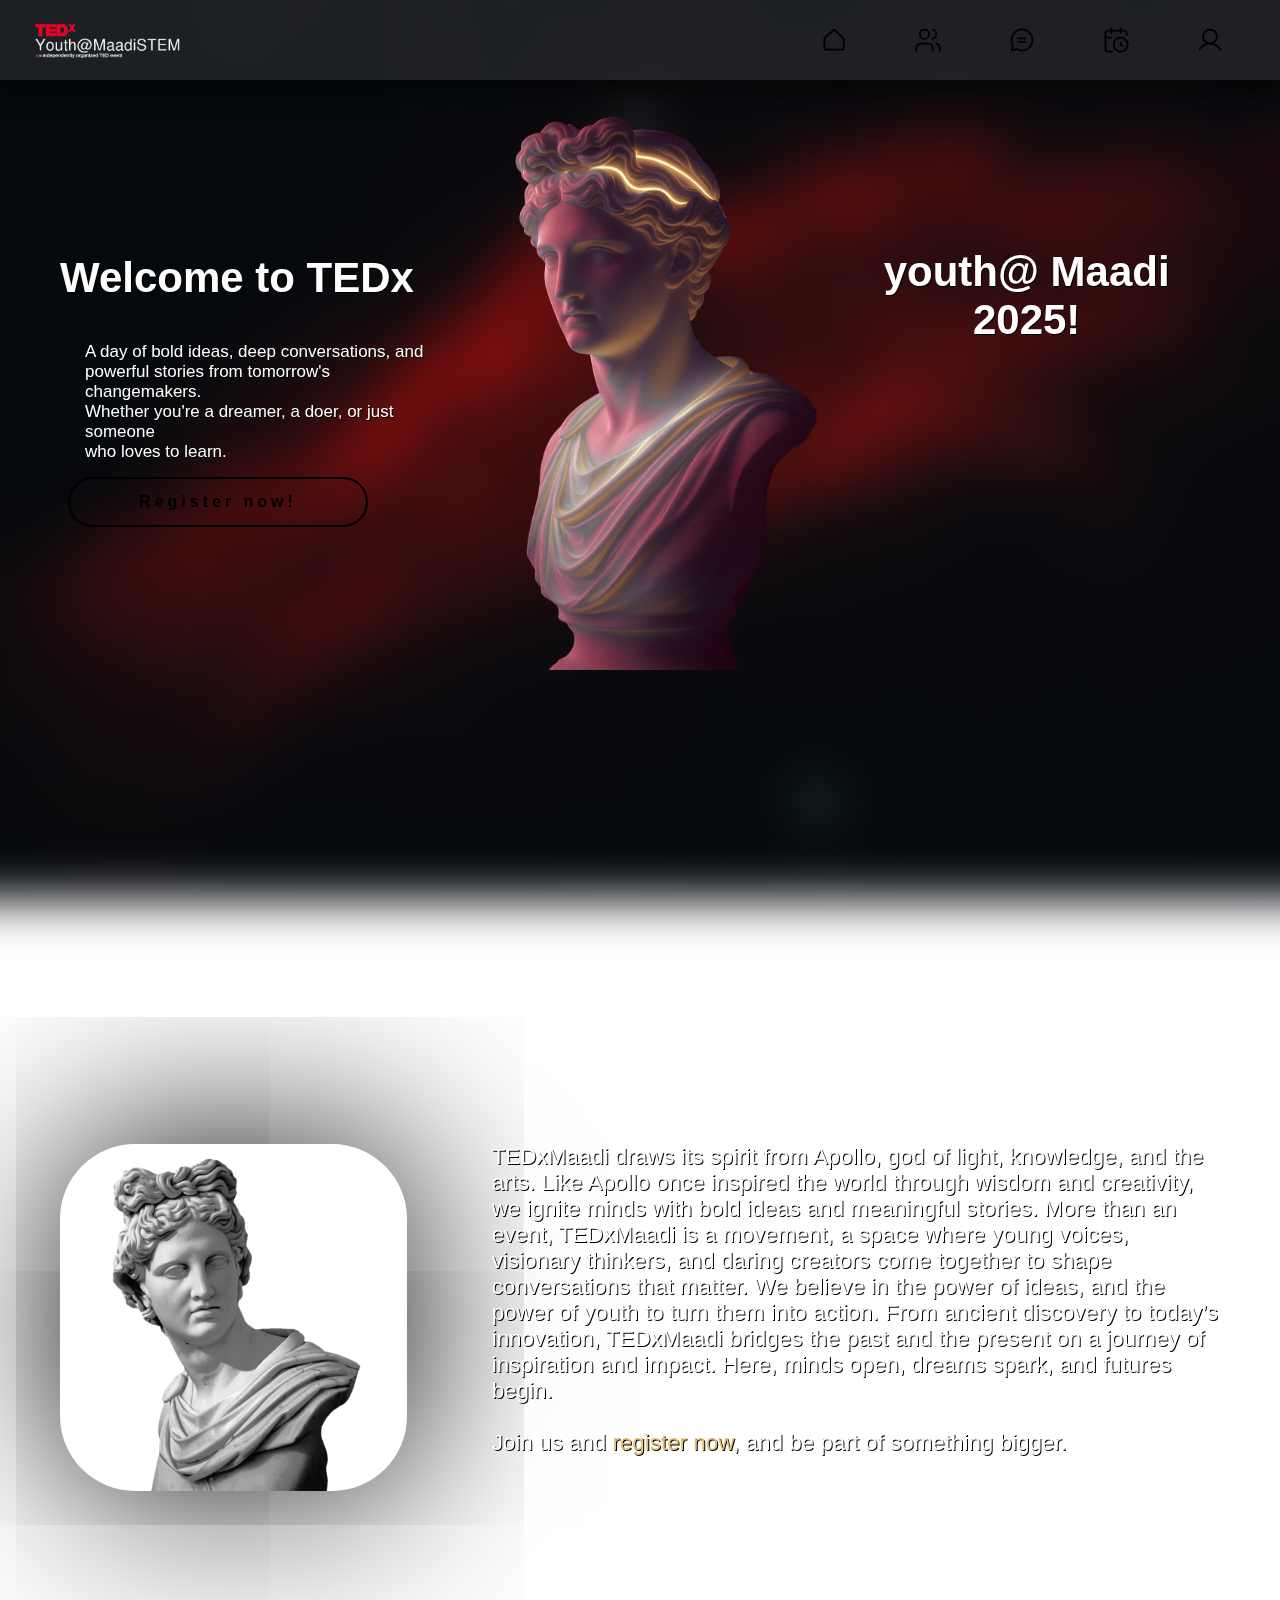
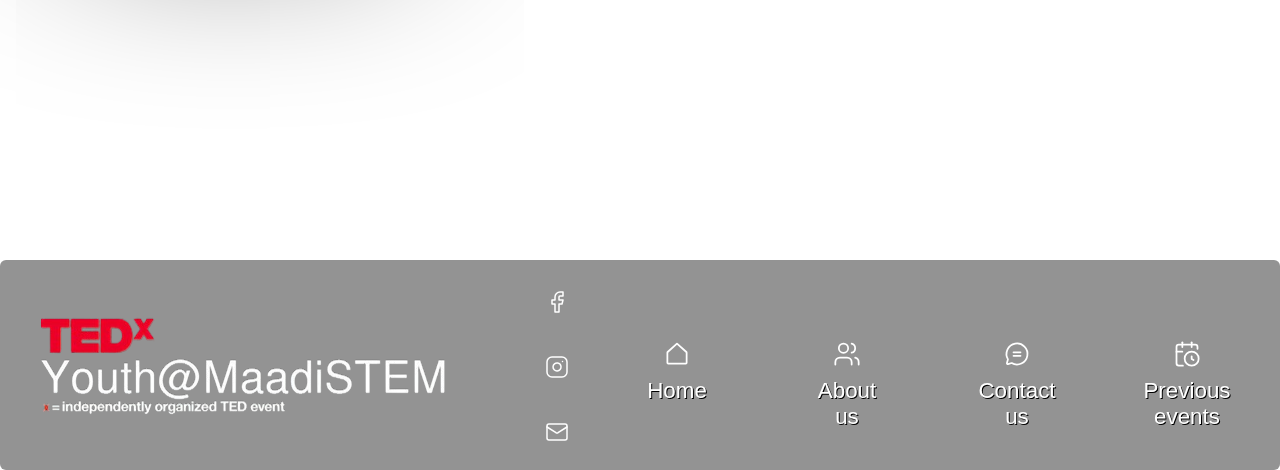
<file: index.html>
<!DOCTYPE html>
<html lang="en">
<head>
    <meta charset="UTF-8">
    <meta name="viewport" content="width=device-width, initial-scale=1.0">
    <link rel="website icon" type="png" href="images/TEDx pic.png">
    <meta name="keywords" content="TEDxMaadi, TEDxYouth, TEDx" />
    <title>TEDx Maadi</title>
    <link rel="stylesheet" href="Style.css">
</head>
<body>
    <nav class="navbar">
        <div class="navbar-container">
            <a href="index.html" class="navbar-logo">
                <img src="images/TEDx-pic12.png" width="150" height="auto-fill">
            </a>
            <button class="navbar-toggle">
                <span class="bar"></span>
                <span class="bar"></span>
                <span class="bar"></span>
            </button>
            <ul class="navbar-menu">
        <a href="index.html" class="link">
            <span class="link-icon">
            <svg
                xmlns="http://www.w3.org/2000/svg"
                width="192"
                height="192"
                fill="currentColor"
                viewBox="0 0 256 256"
            >
                <rect width="256" height="256" fill="none"></rect>
                <path
                d="M213.3815,109.61945,133.376,36.88436a8,8,0,0,0-10.76339.00036l-79.9945,72.73477A8,8,0,0,0,40,115.53855V208a8,8,0,0,0,8,8H208a8,8,0,0,0,8-8V115.53887A8,8,0,0,0,213.3815,109.61945Z"
                fill="none"
                stroke="currentColor"
                stroke-linecap="round"
                stroke-linejoin="round"
                stroke-width="16"
                ></path>
            </svg>
            </span>
            <span class="link-title">Home</span>
        </a>
        <a href="about-us.html" class="link">
            <span class="link-icon">
                <svg xmlns="http://www.w3.org/2000/svg" width="24" height="24" viewBox="0 0 24 24" fill="none" stroke="currentColor" stroke-width="1.5" stroke-linecap="round" stroke-linejoin="round" class="lucide lucide-users-icon lucide-users">
                    <path d="M16 21v-2a4 4 0 0 0-4-4H6a4 4 0 0 0-4 4v2"/>
                    <path d="M16 3.128a4 4 0 0 1 0 7.744"/>
                    <path d="M22 21v-2a4 4 0 0 0-3-3.87"/>
                    <circle cx="9" cy="7" r="4"/>
                </svg>
            </span>
            <span class="link-title">About us</span>
        </a>
        <a href="contact-us.html" class="link">
            <span class="link-icon">
            <svg
                xmlns="http://www.w3.org/2000/svg"
                width="192"
                height="192"
                fill="currentColor"
                viewBox="0 0 256 256"
            >
                <rect width="256" height="256" fill="none"></rect>
                <path
                d="M45.42853,176.99811A95.95978,95.95978,0,1,1,79.00228,210.5717l.00023-.001L45.84594,220.044a8,8,0,0,1-9.89-9.89l9.47331-33.15657Z"
                fill="none"
                stroke="currentColor"
                stroke-linecap="round"
                stroke-linejoin="round"
                stroke-width="16"
                ></path>
                <line
                x1="96"
                y1="112"
                x2="160"
                y2="112"
                fill="none"
                stroke="currentColor"
                stroke-linecap="round"
                stroke-linejoin="round"
                stroke-width="16"
                ></line>
                <line
                x1="96"
                y1="144"
                x2="160"
                y2="144"
                fill="none"
                stroke="currentColor"
                stroke-linecap="round"
                stroke-linejoin="round"
                stroke-width="16"
                ></line>
            </svg>
            </span>
            <span class="link-title">Contact us</span>
        </a>

        <a href="previous-event.html" class="link">
            <span class="link-icon">
            <svg xmlns="http://www.w3.org/2000/svg" width="24" height="24" viewBox="0 0 24 24" fill="none" stroke="currentColor" stroke-width="1.5" stroke-linecap="round" stroke-linejoin="round" class="lucide lucide-calendar-clock-icon lucide-calendar-clock">
                <path d="M16 14v2.2l1.6 1"/>
                <path d="M16 2v4"/>
                <path d="M21 7.5V6a2 2 0 0 0-2-2H5a2 2 0 0 0-2 2v14a2 2 0 0 0 2 2h3.5"/>
                <path d="M3 10h5"/>
                <path d="M8 2v4"/>
                <circle cx="16" cy="16" r="6"/>
            </svg>
            </span>
            <span class="link-title">Previous events</span>
        </a>
        <a href="project.html" class="link">
            <span class="link-icon">
            <svg
                xmlns="http://www.w3.org/2000/svg"
                width="192"
                height="192"
                fill="currentColor"
                viewBox="0 0 256 256"
            >
                <rect width="256" height="256" fill="none"></rect>
                <circle
                cx="128"
                cy="96"
                r="64"
                fill="none"
                stroke="currentColor"
                stroke-miterlimit="10"
                stroke-width="16"
                ></circle>
                <path
                d="M30.989,215.99064a112.03731,112.03731,0,0,1,194.02311.002"
                fill="none"
                stroke="currentColor"
                stroke-linecap="round"
                stroke-linejoin="round"
                stroke-width="16"
                ></path>
            </svg>
            </span>
            <span class="link-title">Register</span>
        </a>
            </ul>
        </div>
    </nav>
    <div class="sub-body">
        <div class="grid-container basic-grid1">
            <section class="section hero-section" style="scroll-margin-top: 80px; height: 80vh;">
                <div class="grid-item header">
                    <div class="hero1">
                        <div class="autoblur">
                            <h1 class="heading hero2" style="text-align: left; font-weight: normal; margin-left: 0;"><b>Welcome to TEDx</b><b class="maadi">youth@ Maadi 2025!</b></h1>
                        </div>
                        <div class="autoblur">
                            <p class="p2 hero3"><p class="span1 p2"> A day of bold ideas, deep conversations, and</p><p class="span2 p2">powerful stories from tomorrow's changemakers.</p><p class="span3 p2">Whether you're a dreamer, a doer, or just someone</p> <p class="span4 p2">who loves to learn.</p></p>
                        </div>
                        <a href="project.html" class="autoblur">
                            <button type="Register" class="button type1 hero4">
                                <span class="btn-txt">Register now!</span>
                            </button>
                        </a>
                    </div>
                    <div class="hero1 autoblur hero5">
                        <img src="images/apollo1.png">
                    </div>
                    <div class="hero1 hero6">
                        <div class="autoblur">
                            <h1 class="heading maadi1" style="font-weight: normal;"><b>youth@ Maadi 2025!</b></h1>
                        </div>
                        <div style="margin: 197px 0;"></div>
                    </div>
                </div>
            </section>
            <section class="section" style="margin-top: 80px;">
                <div class="grid-item sidebar autoblur">
                    <img src="images/apollo.png">
                </div>
                <div class="grid-item main fadeinright">
                    <p>TEDxMaadi draws its spirit from Apollo, god of light, knowledge, and the arts.
                        Like Apollo once inspired the world through wisdom and creativity, we ignite minds with bold ideas and meaningful stories.

                        More than an event, TEDxMaadi is a movement, a space where young voices, visionary thinkers, and daring creators come together to shape conversations that matter.

                        We believe in the power of ideas, and the power of youth to turn them into action.
                        From ancient discovery to today’s innovation, TEDxMaadi bridges the past and the present on a journey of inspiration and impact.

                        Here, minds open, dreams spark, and futures begin.<br><br>
                        Join us and <a href="project.html" class="reg-link">register now</a>, and be part of something bigger.</p>
                </div>
            </section>
        </div>
        <section class="section" style="height: auto;">
        <div class="grid-item footer">
            <div class="navbar-container1">
                <a href="index.html" class="navbar-logo one">
                    <img src="images/TEDx-pic12.png" width="150" height="auto-fill">
                </a>
                <div class="contact responsive-grid">
                    <a href="https://www.facebook.com/share/17KH1aKbMk/?mibextid=wwXIfr" class="link1">
                        <span class="icon">
                            <svg xmlns="http://www.w3.org/2000/svg" width="24" height="24" viewBox="0 0 24 24" fill="none" stroke="currentColor" stroke-width="1.5" stroke-linecap="round" stroke-linejoin="round" class="lucide lucide-facebook-icon lucide-facebook">
                                <path d="M18 2h-3a5 5 0 0 0-5 5v3H7v4h3v8h4v-8h3l1-4h-4V7a1 1 0 0 1 1-1h3z"/>
                            </svg>
                        </span>
                    </a>
                    <a href="https://www.instagram.com/tedx.maadi?igsh=MWZkOWk4ajc0YmVicg==" class="link1">
                        <span class="icon">
                            <svg xmlns="http://www.w3.org/2000/svg" width="24" height="24" viewBox="0 0 24 24" fill="none" stroke="currentColor" stroke-width="1.5" stroke-linecap="round" stroke-linejoin="round" class="lucide lucide-instagram-icon lucide-instagram">
                                <rect width="20" height="20" x="2" y="2" rx="5" ry="5"/>
                                <path d="M16 11.37A4 4 0 1 1 12.63 8 4 4 0 0 1 16 11.37z"/>
                                <line x1="17.5" x2="17.51" y1="6.5" y2="6.5"/>
                            </svg>
                        </span>
                    </a>
                    <a href="tedx.maadistem@gmail.com" class="link1">
                        <span class="icon">
                            <svg xmlns="http://www.w3.org/2000/svg" width="24" height="24" viewBox="0 0 24 24" fill="none" stroke="currentColor" stroke-width="1.5" stroke-linecap="round" stroke-linejoin="round" class="lucide lucide-mail-icon lucide-mail">
                                <path d="m22 7-8.991 5.727a2 2 0 0 1-2.009 0L2 7"/>
                                <rect x="2" y="4" width="20" height="16" rx="2"/>
                            </svg>
                        </span>
                    </a>
                </div>
                <ul class="navbar-menu1">
            <a href="home.html" class="link2">
                <span class="link-title1">
                <svg
                    xmlns="http://www.w3.org/2000/svg"
                    width="192"
                    height="192"
                    fill="currentColor"
                    viewBox="0 0 256 256"
                >
                    <rect width="256" height="256" fill="none"></rect>
                    <path
                    d="M213.3815,109.61945,133.376,36.88436a8,8,0,0,0-10.76339.00036l-79.9945,72.73477A8,8,0,0,0,40,115.53855V208a8,8,0,0,0,8,8H208a8,8,0,0,0,8-8V115.53887A8,8,0,0,0,213.3815,109.61945Z"
                    fill="none"
                    stroke="currentColor"
                    stroke-linecap="round"
                    stroke-linejoin="round"
                    stroke-width="16"
                    ></path>
                </svg>
                </span>
                <span class="link-title1">Home</span>
            </a>
            <a href="about-us.html" class="link2">
                <span class="link-title1">
                    <svg xmlns="http://www.w3.org/2000/svg" width="24" height="24" viewBox="0 0 24 24" fill="none" stroke="currentColor" stroke-width="1.5" stroke-linecap="round" stroke-linejoin="round" class="lucide lucide-users-icon lucide-users">
                        <path d="M16 21v-2a4 4 0 0 0-4-4H6a4 4 0 0 0-4 4v2"/>
                        <path d="M16 3.128a4 4 0 0 1 0 7.744"/>
                        <path d="M22 21v-2a4 4 0 0 0-3-3.87"/>
                        <circle cx="9" cy="7" r="4"/>
                    </svg>
                </span>
                <span class="link-title1">About us</span>
            </a>
            <a href="contact-us.html" class="link2">
                <span class="link-title1">
                <svg
                    xmlns="http://www.w3.org/2000/svg"
                    width="192"
                    height="192"
                    fill="currentColor"
                    viewBox="0 0 256 256"
                >
                    <rect width="256" height="256" fill="none"></rect>
                    <path
                    d="M45.42853,176.99811A95.95978,95.95978,0,1,1,79.00228,210.5717l.00023-.001L45.84594,220.044a8,8,0,0,1-9.89-9.89l9.47331-33.15657Z"
                    fill="none"
                    stroke="currentColor"
                    stroke-linecap="round"
                    stroke-linejoin="round"
                    stroke-width="16"
                    ></path>
                    <line
                    x1="96"
                    y1="112"
                    x2="160"
                    y2="112"
                    fill="none"
                    stroke="currentColor"
                    stroke-linecap="round"
                    stroke-linejoin="round"
                    stroke-width="16"
                    ></line>
                    <line
                    x1="96"
                    y1="144"
                    x2="160"
                    y2="144"
                    fill="none"
                    stroke="currentColor"
                    stroke-linecap="round"
                    stroke-linejoin="round"
                    stroke-width="16"
                    ></line>
                </svg>
                </span>
                <span class="link-title1">Contact us</span>
            </a>
            
            <a href="previous-event.html" class="link2">
                <span class="link-title1">
                <svg xmlns="http://www.w3.org/2000/svg" width="24" height="24" viewBox="0 0 24 24" fill="none" stroke="currentColor" stroke-width="1.5" stroke-linecap="round" stroke-linejoin="round" class="lucide lucide-calendar-clock-icon lucide-calendar-clock">
                    <path d="M16 14v2.2l1.6 1"/>
                    <path d="M16 2v4"/>
                    <path d="M21 7.5V6a2 2 0 0 0-2-2H5a2 2 0 0 0-2 2v14a2 2 0 0 0 2 2h3.5"/>
                    <path d="M3 10h5"/>
                    <path d="M8 2v4"/>
                    <circle cx="16" cy="16" r="6"/>
                </svg>
                </span>
                <span class="link-title1">Previous events</span>
            </a>
                </ul>
            </div>
        </div>
        </section>
    </div>
    <script src="script.js"></script>
</body>
</html>
</file>
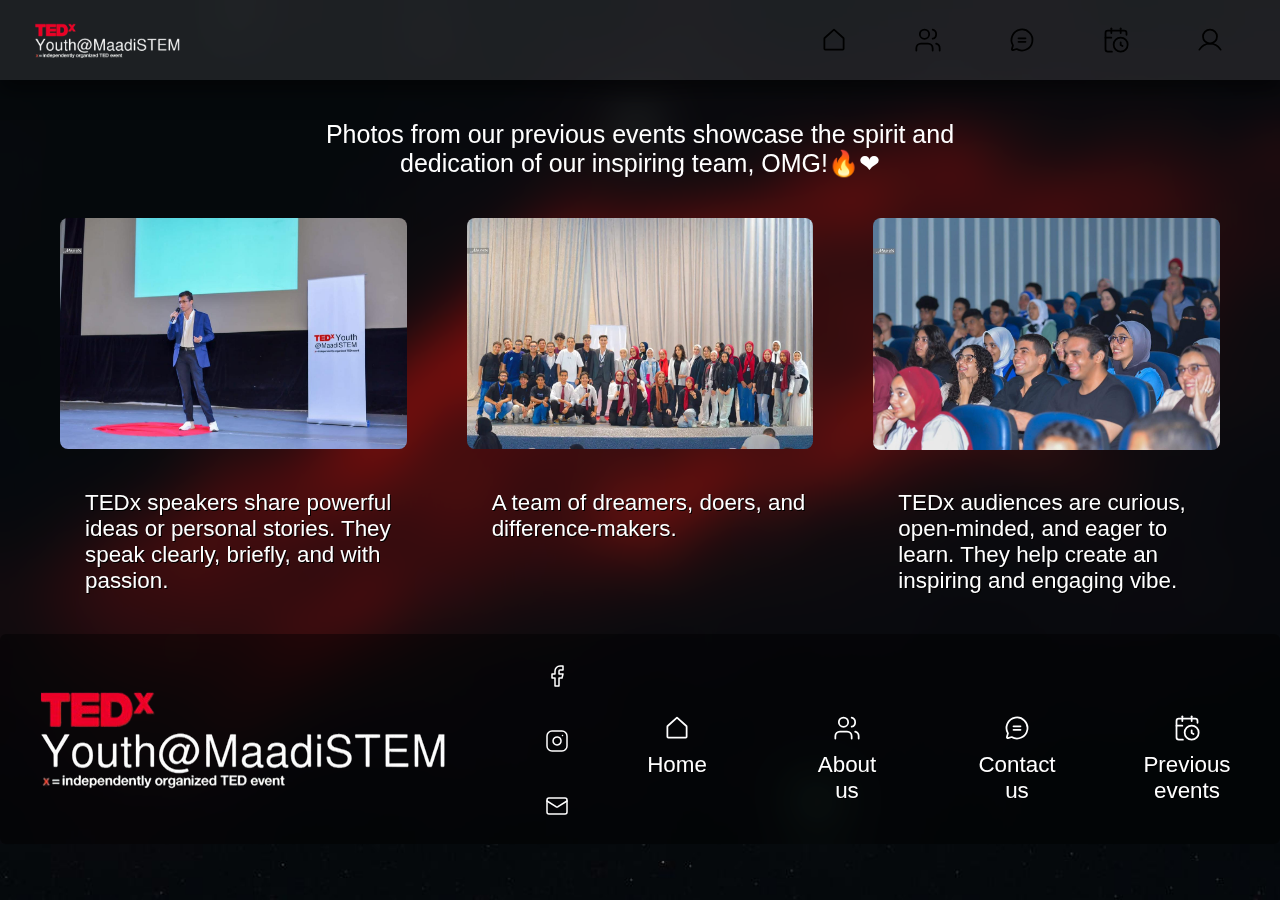
<file: previous-event.html>
<!DOCTYPE html>
<html lang="en">
<head>
    <meta charset="UTF-8">
    <meta name="viewport" content="width=device-width, initial-scale=1.0">
    <meta name="keywords" content="TEDxMaadi, TEDxYouth, TEDx" />
    <link rel="website icon" type="png" href="images/TEDx pic.png">
    <title>Previous event</title>
    <link rel="stylesheet" href="Style.css">
</head>
<body>
<nav class="navbar">
        <div class="navbar-container">
            <a href="index.html" class="navbar-logo">
                <img src="images/TEDx-pic12.png" width="150" height="auto-fill">
            </a>
            <button class="navbar-toggle">
                <span class="bar"></span>
                <span class="bar"></span>
                <span class="bar"></span>
            </button>
            <ul class="navbar-menu">
        <a href="index.html" class="link">
            <span class="link-icon">
            <svg
                xmlns="http://www.w3.org/2000/svg"
                width="192"
                height="192"
                fill="currentColor"
                viewBox="0 0 256 256"
            >
                <rect width="256" height="256" fill="none"></rect>
                <path
                d="M213.3815,109.61945,133.376,36.88436a8,8,0,0,0-10.76339.00036l-79.9945,72.73477A8,8,0,0,0,40,115.53855V208a8,8,0,0,0,8,8H208a8,8,0,0,0,8-8V115.53887A8,8,0,0,0,213.3815,109.61945Z"
                fill="none"
                stroke="currentColor"
                stroke-linecap="round"
                stroke-linejoin="round"
                stroke-width="16"
                ></path>
            </svg>
            </span>
            <span class="link-title">Home</span>
        </a>
        <a href="about-us.html" class="link">
            <span class="link-icon">
                <svg xmlns="http://www.w3.org/2000/svg" width="24" height="24" viewBox="0 0 24 24" fill="none" stroke="currentColor" stroke-width="1.5" stroke-linecap="round" stroke-linejoin="round" class="lucide lucide-users-icon lucide-users">
                    <path d="M16 21v-2a4 4 0 0 0-4-4H6a4 4 0 0 0-4 4v2"/>
                    <path d="M16 3.128a4 4 0 0 1 0 7.744"/>
                    <path d="M22 21v-2a4 4 0 0 0-3-3.87"/>
                    <circle cx="9" cy="7" r="4"/>
                </svg>
            </span>
            <span class="link-title">About us</span>
        </a>
        <a href="contact-us.html" class="link">
            <span class="link-icon">
            <svg
                xmlns="http://www.w3.org/2000/svg"
                width="192"
                height="192"
                fill="currentColor"
                viewBox="0 0 256 256"
            >
                <rect width="256" height="256" fill="none"></rect>
                <path
                d="M45.42853,176.99811A95.95978,95.95978,0,1,1,79.00228,210.5717l.00023-.001L45.84594,220.044a8,8,0,0,1-9.89-9.89l9.47331-33.15657Z"
                fill="none"
                stroke="currentColor"
                stroke-linecap="round"
                stroke-linejoin="round"
                stroke-width="16"
                ></path>
                <line
                x1="96"
                y1="112"
                x2="160"
                y2="112"
                fill="none"
                stroke="currentColor"
                stroke-linecap="round"
                stroke-linejoin="round"
                stroke-width="16"
                ></line>
                <line
                x1="96"
                y1="144"
                x2="160"
                y2="144"
                fill="none"
                stroke="currentColor"
                stroke-linecap="round"
                stroke-linejoin="round"
                stroke-width="16"
                ></line>
            </svg>
            </span>
            <span class="link-title">Contact us</span>
        </a>        
        <a href="previous-event.html" class="link">
            <span class="link-icon">
            <svg xmlns="http://www.w3.org/2000/svg" width="24" height="24" viewBox="0 0 24 24" fill="none" stroke="currentColor" stroke-width="1.5" stroke-linecap="round" stroke-linejoin="round" class="lucide lucide-calendar-clock-icon lucide-calendar-clock">
                <path d="M16 14v2.2l1.6 1"/>
                <path d="M16 2v4"/>
                <path d="M21 7.5V6a2 2 0 0 0-2-2H5a2 2 0 0 0-2 2v14a2 2 0 0 0 2 2h3.5"/>
                <path d="M3 10h5"/>
                <path d="M8 2v4"/>
                <circle cx="16" cy="16" r="6"/>
            </svg>
            </span>
            <span class="link-title">Previous events</span>
        </a>
        <a href="project.html" class="link">
            <span class="link-icon">
            <svg
                xmlns="http://www.w3.org/2000/svg"
                width="192"
                height="192"
                fill="currentColor"
                viewBox="0 0 256 256"
            >
                <rect width="256" height="256" fill="none"></rect>
                <circle
                cx="128"
                cy="96"
                r="64"
                fill="none"
                stroke="currentColor"
                stroke-miterlimit="10"
                stroke-width="16"
                ></circle>
                <path
                d="M30.989,215.99064a112.03731,112.03731,0,0,1,194.02311.002"
                fill="none"
                stroke="currentColor"
                stroke-linecap="round"
                stroke-linejoin="round"
                stroke-width="16"
                ></path>
            </svg>
            </span>
            <span class="link-title">Register</span>
        </a>
            </ul>
        </div>
    </nav>
<p class="p1">Photos from our previous events showcase the spirit and <br> dedication of our inspiring team, OMG!🔥❤</p>
    <div class="grid-container basic-grid">
        <div class="grid-item feature1">
            <img src="images/speakers.jpg" alt="speakers">
        </div>
        <div class="grid-item feature2">
            <img src="images/Event.jpg" alt="Team">
        </div>
        <div class="grid-item feature3">
            <img src="images/audience.jpg" alt="audience">
        </div>
        <div class="grid-item feature4">
            <p>TEDx speakers share powerful ideas or personal stories. They speak clearly, briefly, and with passion.</p>
        </div>
        <div class="grid-item feature5">
            <p>A team of dreamers, doers, and difference-makers.</p>
        </div>
        <div class="grid-item feature6">
            <p>TEDx audiences are curious, open-minded, and eager to learn. They help create an inspiring and engaging vibe.</p>
        </div>
    </div>
    <div class="grid-item footer">
        <div class="navbar-container1">
            <a href="index.html" class="navbar-logo one">
                <img src="images/TEDx-pic12.png" width="150" height="auto-fill">
            </a>
            <div class="contact responsive-grid">
                <a href="https://www.facebook.com/share/17KH1aKbMk/?mibextid=wwXIfr" class="link1">
                    <span class="icon">
                        <svg xmlns="http://www.w3.org/2000/svg" width="24" height="24" viewBox="0 0 24 24" fill="none" stroke="currentColor" stroke-width="1.5" stroke-linecap="round" stroke-linejoin="round" class="lucide lucide-facebook-icon lucide-facebook">
                            <path d="M18 2h-3a5 5 0 0 0-5 5v3H7v4h3v8h4v-8h3l1-4h-4V7a1 1 0 0 1 1-1h3z"/>
                        </svg>
                    </span>
                </a>
                <a href="https://www.instagram.com/tedx.maadi?igsh=MWZkOWk4ajc0YmVicg==" class="link1">
                    <span class="icon">
                        <svg xmlns="http://www.w3.org/2000/svg" width="24" height="24" viewBox="0 0 24 24" fill="none" stroke="currentColor" stroke-width="1.5" stroke-linecap="round" stroke-linejoin="round" class="lucide lucide-instagram-icon lucide-instagram">
                            <rect width="20" height="20" x="2" y="2" rx="5" ry="5"/>
                            <path d="M16 11.37A4 4 0 1 1 12.63 8 4 4 0 0 1 16 11.37z"/>
                            <line x1="17.5" x2="17.51" y1="6.5" y2="6.5"/>
                        </svg>
                    </span>
                </a>
                <a href="tedx.maadistem@gmail.com" class="link1">
                    <span class="icon">
                        <svg xmlns="http://www.w3.org/2000/svg" width="24" height="24" viewBox="0 0 24 24" fill="none" stroke="currentColor" stroke-width="1.5" stroke-linecap="round" stroke-linejoin="round" class="lucide lucide-mail-icon lucide-mail">
                            <path d="m22 7-8.991 5.727a2 2 0 0 1-2.009 0L2 7"/>
                            <rect x="2" y="4" width="20" height="16" rx="2"/>
                        </svg>
                    </span>
                </a>
            </div>
            <ul class="navbar-menu1">
        <a href="index.html" class="link2">
            <span class="link-title1">
            <svg
                xmlns="http://www.w3.org/2000/svg"
                width="192"
                height="192"
                fill="currentColor"
                viewBox="0 0 256 256"
            >
                <rect width="256" height="256" fill="none"></rect>
                <path
                d="M213.3815,109.61945,133.376,36.88436a8,8,0,0,0-10.76339.00036l-79.9945,72.73477A8,8,0,0,0,40,115.53855V208a8,8,0,0,0,8,8H208a8,8,0,0,0,8-8V115.53887A8,8,0,0,0,213.3815,109.61945Z"
                fill="none"
                stroke="currentColor"
                stroke-linecap="round"
                stroke-linejoin="round"
                stroke-width="16"
                ></path>
            </svg>
            </span>
            <span class="link-title1">Home</span>
        </a>
        <a href="about-us.html" class="link2">
            <span class="link-title1">
                <svg xmlns="http://www.w3.org/2000/svg" width="24" height="24" viewBox="0 0 24 24" fill="none" stroke="currentColor" stroke-width="1.5" stroke-linecap="round" stroke-linejoin="round" class="lucide lucide-users-icon lucide-users">
                    <path d="M16 21v-2a4 4 0 0 0-4-4H6a4 4 0 0 0-4 4v2"/>
                    <path d="M16 3.128a4 4 0 0 1 0 7.744"/>
                    <path d="M22 21v-2a4 4 0 0 0-3-3.87"/>
                    <circle cx="9" cy="7" r="4"/>
                </svg>
            </span>
            <span class="link-title1">About us</span>
        </a>
        <a href="contact-us.html" class="link2">
            <span class="link-title1">
            <svg
                xmlns="http://www.w3.org/2000/svg"
                width="192"
                height="192"
                fill="currentColor"
                viewBox="0 0 256 256"
            >
                <rect width="256" height="256" fill="none"></rect>
                <path
                d="M45.42853,176.99811A95.95978,95.95978,0,1,1,79.00228,210.5717l.00023-.001L45.84594,220.044a8,8,0,0,1-9.89-9.89l9.47331-33.15657Z"
                fill="none"
                stroke="currentColor"
                stroke-linecap="round"
                stroke-linejoin="round"
                stroke-width="16"
                ></path>
                <line
                x1="96"
                y1="112"
                x2="160"
                y2="112"
                fill="none"
                stroke="currentColor"
                stroke-linecap="round"
                stroke-linejoin="round"
                stroke-width="16"
                ></line>
                <line
                x1="96"
                y1="144"
                x2="160"
                y2="144"
                fill="none"
                stroke="currentColor"
                stroke-linecap="round"
                stroke-linejoin="round"
                stroke-width="16"
                ></line>
            </svg>
            </span>
            <span class="link-title1">Contact us</span>
        </a>
        
        <a href="previous-event.html" class="link2">
            <span class="link-title1">
            <svg xmlns="http://www.w3.org/2000/svg" width="24" height="24" viewBox="0 0 24 24" fill="none" stroke="currentColor" stroke-width="1.5" stroke-linecap="round" stroke-linejoin="round" class="lucide lucide-calendar-clock-icon lucide-calendar-clock">
                <path d="M16 14v2.2l1.6 1"/>
                <path d="M16 2v4"/>
                <path d="M21 7.5V6a2 2 0 0 0-2-2H5a2 2 0 0 0-2 2v14a2 2 0 0 0 2 2h3.5"/>
                <path d="M3 10h5"/>
                <path d="M8 2v4"/>
                <circle cx="16" cy="16" r="6"/>
            </svg>
            </span>
            <span class="link-title1">Previous events</span>
        </a>
            </ul>
        </div>
    </div>
    <script src="script.js"></script>
  </body>
</html>
</file>
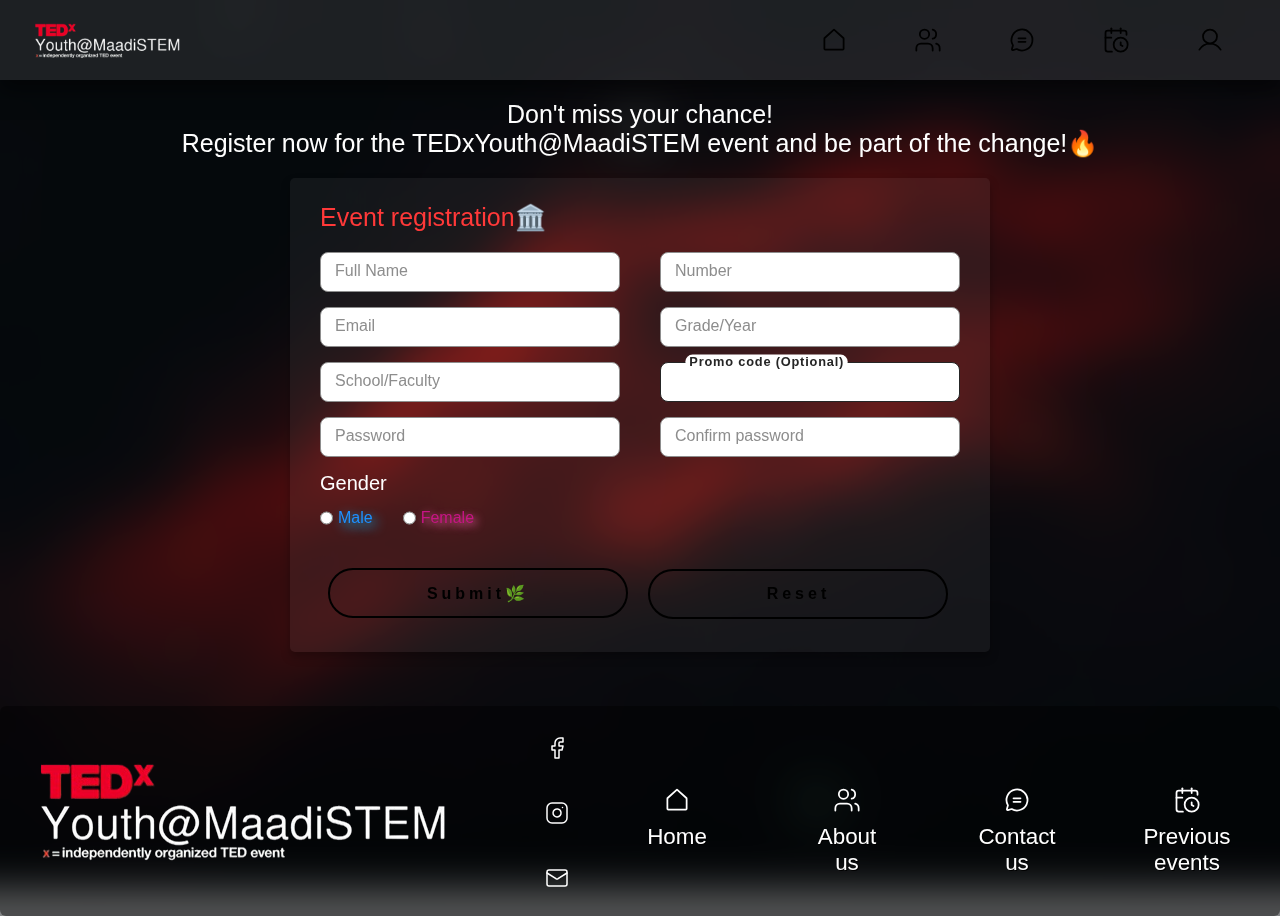
<file: project.html>
<!DOCTYPE html>
<html lang="en">
<head>
    <meta charset="UTF-8">
    <meta name="viewport" content="width=device-width, initial-scale=1.0">
    <meta name="keywords" content="TEDxMaadi, TEDxYouth, TEDx" />
    <link rel="website icon" type="png" href="images/TEDx pic.png">
    <title>Registration</title>
    <link rel="stylesheet" href="Style.css">
</head>
<body>
<nav class="navbar">
        <div class="navbar-container">
            <a href="index.html" class="navbar-logo">
                <img src="images/TEDx-pic12.png" width="150" height="auto-fill">
            </a>
            <button class="navbar-toggle">
                <span class="bar"></span>
                <span class="bar"></span>
                <span class="bar"></span>
            </button>
            <ul class="navbar-menu">
                <a href="index.html" class="link">
                    <span class="link-icon">
                    <svg
                        xmlns="http://www.w3.org/2000/svg"
                        width="192"
                        height="192"
                        fill="currentColor"
                        viewBox="0 0 256 256"
                    >
                        <rect width="256" height="256" fill="none"></rect>
                        <path
                        d="M213.3815,109.61945,133.376,36.88436a8,8,0,0,0-10.76339.00036l-79.9945,72.73477A8,8,0,0,0,40,115.53855V208a8,8,0,0,0,8,8H208a8,8,0,0,0,8-8V115.53887A8,8,0,0,0,213.3815,109.61945Z"
                        fill="none"
                        stroke="currentColor"
                        stroke-linecap="round"
                        stroke-linejoin="round"
                        stroke-width="16"
                        ></path>
                    </svg>
                    </span>
                    <span class="link-title">Home</span>
                </a>
                <a href="about-us.html" class="link">
                    <span class="link-icon">
                        <svg xmlns="http://www.w3.org/2000/svg" width="24" height="24" viewBox="0 0 24 24" fill="none" stroke="currentColor" stroke-width="1.5" stroke-linecap="round" stroke-linejoin="round" class="lucide lucide-users-icon lucide-users">
                            <path d="M16 21v-2a4 4 0 0 0-4-4H6a4 4 0 0 0-4 4v2"/>
                            <path d="M16 3.128a4 4 0 0 1 0 7.744"/>
                            <path d="M22 21v-2a4 4 0 0 0-3-3.87"/>
                            <circle cx="9" cy="7" r="4"/>
                        </svg>
                    </span>
                    <span class="link-title">About us</span>
                </a>
                <a href="contact-us.html" class="link">
                    <span class="link-icon">
                    <svg
                        xmlns="http://www.w3.org/2000/svg"
                        width="192"
                        height="192"
                        fill="currentColor"
                        viewBox="0 0 256 256"
                    >
                        <rect width="256" height="256" fill="none"></rect>
                        <path
                        d="M45.42853,176.99811A95.95978,95.95978,0,1,1,79.00228,210.5717l.00023-.001L45.84594,220.044a8,8,0,0,1-9.89-9.89l9.47331-33.15657Z"
                        fill="none"
                        stroke="currentColor"
                        stroke-linecap="round"
                        stroke-linejoin="round"
                        stroke-width="16"
                        ></path>
                        <line
                        x1="96"
                        y1="112"
                        x2="160"
                        y2="112"
                        fill="none"
                        stroke="currentColor"
                        stroke-linecap="round"
                        stroke-linejoin="round"
                        stroke-width="16"
                        ></line>
                        <line
                        x1="96"
                        y1="144"
                        x2="160"
                        y2="144"
                        fill="none"
                        stroke="currentColor"
                        stroke-linecap="round"
                        stroke-linejoin="round"
                        stroke-width="16"
                        ></line>
                    </svg>
                    </span>
                    <span class="link-title">Contact us</span>
                </a>

                <a href="previous-event.html" class="link">
                    <span class="link-icon">
                    <svg xmlns="http://www.w3.org/2000/svg" width="24" height="24" viewBox="0 0 24 24" fill="none" stroke="currentColor" stroke-width="1.5" stroke-linecap="round" stroke-linejoin="round" class="lucide lucide-calendar-clock-icon lucide-calendar-clock">
                        <path d="M16 14v2.2l1.6 1"/>
                        <path d="M16 2v4"/>
                        <path d="M21 7.5V6a2 2 0 0 0-2-2H5a2 2 0 0 0-2 2v14a2 2 0 0 0 2 2h3.5"/>
                        <path d="M3 10h5"/>
                        <path d="M8 2v4"/>
                        <circle cx="16" cy="16" r="6"/>
                    </svg>
                    </span>
                    <span class="link-title">Previous events</span>
                </a>
                <a href="project.html" class="link">
                    <span class="link-icon">
                    <svg
                        xmlns="http://www.w3.org/2000/svg"
                        width="192"
                        height="192"
                        fill="currentColor"
                        viewBox="0 0 256 256"
                    >
                        <rect width="256" height="256" fill="none"></rect>
                        <circle
                        cx="128"
                        cy="96"
                        r="64"
                        fill="none"
                        stroke="currentColor"
                        stroke-miterlimit="10"
                        stroke-width="16"
                        ></circle>
                        <path
                        d="M30.989,215.99064a112.03731,112.03731,0,0,1,194.02311.002"
                        fill="none"
                        stroke="currentColor"
                        stroke-linecap="round"
                        stroke-linejoin="round"
                        stroke-width="16"
                        ></path>
                    </svg>
                    </span>
                    <span class="link-title">Register</span>
                </a>
            </ul>
        </div>
    </nav>
    <p class="p">Don't miss your chance!<br> Register now for the TEDxYouth@MaadiSTEM event and be part of the change!🔥</p>
    <div class="sub-container">
      <div class="container">
          <div class="title">Event registration🏛️</div>
          <form action="#">
              <div class="user-details">
                  <div class="input-field">
                      <input
                          required=""
                          autocomplete="off"
                          type="text"
                          name="text"
                          id="username"
                       />
                      <label for="username" class="details">Full Name</label>
                  </div>
                  <div class="input-field">
                      <input
                          required=""
                          autocomplete="off"
                          type="tel"
                          name="number"
                          id="Number"
                      />
                      <label for="Number" class="details">Number</label>
                  </div>
                  <div class="input-field">
                      <input
                          required=""
                          autocomplete="off"
                          type="email"
                          name="email"
                          id="email"
                      />
                      <label for="email" class="details">Email</label>
                  </div>
                  
                  <div class="input-field">
                      <input
                          required=""
                          autocomplete="off"
                          type="text"
                          name="grade"
                          id="grade"
                      />
                      <label for="grade" class="details">Grade/Year</label>
                  </div>
                  <div class="input-field">
                      <input
                          required=""
                          autocomplete="off"
                          type="text"
                          name="text"
                          id="School"
                      />
                      <label for="School" class="details">School/Faculty</label>
                  </div>
                  <div class="input-field">
                      <input
                          autocomplete="off"
                          type="text"
                          name="text"
                          id="code"
                      />
                      <label for="code" class="details">Promo code (Optional)</label>
                  </div>
                  <div class="input-field">
                      <input
                          required=""
                          autocomplete="off"
                          type="password"
                          name="password"
                          id="password"
                      />
                      <label for="password" class="details">Password</label>
                  </div> 
                  <div class="input-field">
                      <input
                          required=""
                          autocomplete="off"
                          type="password"
                          name="password"
                          id="password"
                      />
                      <label for="password" class="details">Confirm password</label>
                  </div>
                  <div class="gender-details">
                      <span class="gender-title">Gender</span>
                      <div class="category">
                          
                          <input type="radio" id="male" name="gender" value="Male">
                          <label for="male" class="male">Male</label>
                          
                          <input type="radio" id="female" name="gender" value="Female">
                          <label for="female" class="female">Female</label>
                      </div>
                  </div>
              </div>
              <button type="submit" class="button type1">
                  <span class="btn-txt">Submit🌿</span>
              </button>
              <button type="reset" class="button type1">
                  <span class="btn-txt">Reset</span>
              </button>
          </form>
      </div>
    </div>
    <br><br><br>
    <div class="grid-item footer">
        <div class="navbar-container1">
            <a href="index.html" class="navbar-logo one">
                <img src="images/TEDx-pic12.png" width="150" height="auto-fill">
            </a>
            <div class="contact responsive-grid">
                <a href="https://www.facebook.com/share/17KH1aKbMk/?mibextid=wwXIfr" class="link1">
                    <span class="icon">
                        <svg xmlns="http://www.w3.org/2000/svg" width="24" height="24" viewBox="0 0 24 24" fill="none" stroke="currentColor" stroke-width="1.5" stroke-linecap="round" stroke-linejoin="round" class="lucide lucide-facebook-icon lucide-facebook">
                            <path d="M18 2h-3a5 5 0 0 0-5 5v3H7v4h3v8h4v-8h3l1-4h-4V7a1 1 0 0 1 1-1h3z"/>
                        </svg>
                    </span>
                </a>
                <a href="https://www.instagram.com/tedx.maadi?igsh=MWZkOWk4ajc0YmVicg==" class="link1">
                    <span class="icon">
                        <svg xmlns="http://www.w3.org/2000/svg" width="24" height="24" viewBox="0 0 24 24" fill="none" stroke="currentColor" stroke-width="1.5" stroke-linecap="round" stroke-linejoin="round" class="lucide lucide-instagram-icon lucide-instagram">
                            <rect width="20" height="20" x="2" y="2" rx="5" ry="5"/>
                            <path d="M16 11.37A4 4 0 1 1 12.63 8 4 4 0 0 1 16 11.37z"/>
                            <line x1="17.5" x2="17.51" y1="6.5" y2="6.5"/>
                        </svg>
                    </span>
                </a>
                <a href="tedx.maadistem@gmail.com" class="link1">
                    <span class="icon">
                        <svg xmlns="http://www.w3.org/2000/svg" width="24" height="24" viewBox="0 0 24 24" fill="none" stroke="currentColor" stroke-width="1.5" stroke-linecap="round" stroke-linejoin="round" class="lucide lucide-mail-icon lucide-mail">
                            <path d="m22 7-8.991 5.727a2 2 0 0 1-2.009 0L2 7"/>
                            <rect x="2" y="4" width="20" height="16" rx="2"/>
                        </svg>
                    </span>
                </a>
            </div>
            <ul class="navbar-menu1">
        <a href="index.html" class="link2">
            <span class="link-title1">
            <svg
                xmlns="http://www.w3.org/2000/svg"
                width="192"
                height="192"
                fill="currentColor"
                viewBox="0 0 256 256"
            >
                <rect width="256" height="256" fill="none"></rect>
                <path
                d="M213.3815,109.61945,133.376,36.88436a8,8,0,0,0-10.76339.00036l-79.9945,72.73477A8,8,0,0,0,40,115.53855V208a8,8,0,0,0,8,8H208a8,8,0,0,0,8-8V115.53887A8,8,0,0,0,213.3815,109.61945Z"
                fill="none"
                stroke="currentColor"
                stroke-linecap="round"
                stroke-linejoin="round"
                stroke-width="16"
                ></path>
            </svg>
            </span>
            <span class="link-title1">Home</span>
        </a>
        <a href="about-us.html" class="link2">
            <span class="link-title1">
                <svg xmlns="http://www.w3.org/2000/svg" width="24" height="24" viewBox="0 0 24 24" fill="none" stroke="currentColor" stroke-width="1.5" stroke-linecap="round" stroke-linejoin="round" class="lucide lucide-users-icon lucide-users">
                    <path d="M16 21v-2a4 4 0 0 0-4-4H6a4 4 0 0 0-4 4v2"/>
                    <path d="M16 3.128a4 4 0 0 1 0 7.744"/>
                    <path d="M22 21v-2a4 4 0 0 0-3-3.87"/>
                    <circle cx="9" cy="7" r="4"/>
                </svg>
            </span>
            <span class="link-title1">About us</span>
        </a>
        <a href="contact-us.html" class="link2">
            <span class="link-title1">
            <svg
                xmlns="http://www.w3.org/2000/svg"
                width="192"
                height="192"
                fill="currentColor"
                viewBox="0 0 256 256"
            >
                <rect width="256" height="256" fill="none"></rect>
                <path
                d="M45.42853,176.99811A95.95978,95.95978,0,1,1,79.00228,210.5717l.00023-.001L45.84594,220.044a8,8,0,0,1-9.89-9.89l9.47331-33.15657Z"
                fill="none"
                stroke="currentColor"
                stroke-linecap="round"
                stroke-linejoin="round"
                stroke-width="16"
                ></path>
                <line
                x1="96"
                y1="112"
                x2="160"
                y2="112"
                fill="none"
                stroke="currentColor"
                stroke-linecap="round"
                stroke-linejoin="round"
                stroke-width="16"
                ></line>
                <line
                x1="96"
                y1="144"
                x2="160"
                y2="144"
                fill="none"
                stroke="currentColor"
                stroke-linecap="round"
                stroke-linejoin="round"
                stroke-width="16"
                ></line>
            </svg>
            </span>
            <span class="link-title1">Contact us</span>
        </a>
        
        <a href="previous-event.html" class="link2">
            <span class="link-title1">
            <svg xmlns="http://www.w3.org/2000/svg" width="24" height="24" viewBox="0 0 24 24" fill="none" stroke="currentColor" stroke-width="1.5" stroke-linecap="round" stroke-linejoin="round" class="lucide lucide-calendar-clock-icon lucide-calendar-clock">
                <path d="M16 14v2.2l1.6 1"/>
                <path d="M16 2v4"/>
                <path d="M21 7.5V6a2 2 0 0 0-2-2H5a2 2 0 0 0-2 2v14a2 2 0 0 0 2 2h3.5"/>
                <path d="M3 10h5"/>
                <path d="M8 2v4"/>
                <circle cx="16" cy="16" r="6"/>
            </svg>
            </span>
            <span class="link-title1">Previous events</span>
        </a>
            </ul>
        </div>
    </div>
    <script src="script.js"></script>
  </body>
</html>
</file>
<file: Style.css>
@import url('https://fonts.googleapis.com/css2?family=Inter:wght@400;700&display=swap');
* {
  margin: 0;
  padding: 0;
  box-sizing: border-box;
  font-family: ' Helvetica', sans-serif;
}
html{
  scroll-snap-type: y proximity;
}
body {
  background-image: url(images/pic.jpg);
  background-repeat: no-repeat;
  background-size: cover;
  background-attachment: fixed;
  backdrop-filter: blur(24px);
}
/* From Uiverse.io by Admin12121 */ 
.menu {
  padding: 0.5rem;
  background-color: #fff;
  position: relative;
  display: flex;
  justify-content: center;
  border-radius: 15px;
  box-shadow: 0 10px 25px 0 rgba(#000, 0.075);
}
h1{
  color: #FFF;
  font-weight: bold;
  font-size: 3em;
  margin: 30px 0;
  text-align: center;
}
.link {
  display: inline-flex;
  justify-content: center;
  align-items: center;
  width: 70px;
  height: 50px;
  border-radius: 50px;
  position: relative;
  z-index: 1;
  overflow: hidden;
  transform-origin: center left;
  transition: width 0.2s ease-in;
  text-decoration: none;
  color: inherit;
  &:before {
    position: absolute;
    z-index: -1;
    content: "";
    display: block;
    border-radius: 50px;
    width: 100%;
    height: 100%;
    top: 0;
    transform: translateX(100%);
    transition: transform 0.2s ease-in;
    transform-origin: center right;
    background-color: #ee1e3a;
    backdrop-filter: blur(20px);
  }

  &:hover,
  &:focus {
    outline: 0;
    width: 130px;

    &:before,
    .link-title {
      transform: translateX(0);
      opacity: 1;
    }
  }
}
.link1{
  display: flex;
  justify-content: center;
  align-items: center;
  width: 70px;
  height: 50px;
  border-radius: 8px;
  position: relative;
  z-index: 1;
  text-decoration: none;
  color: inherit;
}
.flex{
  display: flex;
  flex-direction: row;
  justify-content: space-around;
  margin: 33.5px 0;
  
}
.icon2{
  font-size: 70px;
}
.link3{
  color: #ffffff;
  text-decoration: none;
  font-size: 25px;
}
.link3:hover{
  text-decoration: underline;
}
.navbar-menu1{
  display: grid;
  grid-template-columns: repeat(5, 1fr);
  grid-template-rows: repeat(2, 1fr);
  gap: 100px;
  width: 70px;
  height: 50px;
  border-radius: 8px;
  position:relative;
  z-index: 1;
  text-decoration: none;
  color: inherit;
  margin-left: 50px;
}
.link2{
  display: grid;
  row-gap: 10px;
  justify-content: center;
  align-items: center;
  width: 70px;
  height: 50px;
  border-radius: 8px;
  position: relative;
  z-index: 1;
  text-decoration: none;
  color: inherit;
}
.link-icon {
  width: 28px;
  height: 28px;
  display: block;
  flex-shrink: 0;
  left: 18px;
  position: absolute;
  svg {
    width: 28px;
    height: 28px;
  }
}
.p{
  color: #ffffff;
  font-size: 25px;
  text-align: center;
  margin: 20px;
}
.p1{
  color: #ffffff;
  font-size: 25px;
  text-align: center;
  margin: 40px 40px 0;
}
.link-title {
  transform: translateX(100%);
  transition: transform 0.2s ease-in;
  transform-origin: center right;
  display: block;
  text-align: center;
  text-indent: 40px;
  width: 100%;
}
.link-title1 {
  display: flex;
  justify-content: center;
  text-align: center;
  width: 28px;
  height: 28px;
  flex-shrink: 0;
  left: 18px;
  svg {
    width: 28px;
    height: 28px;
  }
}
.navbar {
  display: flex;
  align-items: center;
  justify-content: center;
  height: 80px;
  width: 100%;
  position: sticky;
  top: 0;
  background: #d1d1d11f;
  box-shadow: 0 10px 20px rgba(0, 0, 0, 0.5);
  backdrop-filter: blur(10px);
  z-index: 999;
}

.navbar-container {
    display: flex;
    align-items: center;
    justify-content: space-between;
    width: 100%;
    padding: 0 2rem;
    max-width: 1600px;
}
.navbar-container1 {
    display: flex;
    align-items: center;
    width: 100%;
    padding: 0 2rem;
    max-width: 1600px;
}
.navbar-logo {
    font-size: 2rem;
    font-weight: 600;
    color: #fff;
    text-decoration: none;
    cursor: pointer;
}
.one{
  margin-right: 70px;
}
.navbar-container .navbar-menu {
    display: flex;
    text-align: center;
    gap: 1.5rem;
    list-style: none;
}
.navbar-container .navbar-menu li a {
    text-decoration: none;
    color: #ffffff;
    font-size: 1.3rem;
    font-weight: 500;
    padding: 3px 20px;
    border-radius: 20px;
    border: 2px solid transparent;
    transition: all 0.7s ease;
    white-space: nowrap;
}

.navbar-container .navbar-menu li a:hover,
.navbar-container .navbar-menu li a.active {
    color: #162530;
    background: rgba(188, 212, 229, 0.8);
    border: 2px solid #fff;
}

.navbar-toggle {
    display: none;
    background: transparent;
    padding: 10px;
    border: none;
    cursor: pointer;
}

.bar {
    display: block;
    width: 25px;
    height: 3px;
    margin: 5px auto;
    background-color: #fff;
    transition: all 0.3s ease-in-out;
}
.sub-container{
  display: flex;
  justify-content: center;
  align-items: center;
}
.container {
  max-width: 700px;
  width: 100%;
  padding: 25px 30px;
  border-radius: 5px;
  box-shadow: 0 5px 10px rgba(0, 0, 0, 0.3);
  background-color: #ffffff0e;
  backdrop-filter: blur(15px);

}
.container .title {
  font-size: 25px;
  font-weight: 500;
  position: relative;
  color: #ff3939;
}
.container form .user-details {
  display: flex;
  flex-wrap: wrap;
  justify-content: space-between;
  margin: 20px 0 12px 0;
}
form .user-details .input-field {
  margin-bottom: 15px;
  width: calc(100% / 2 - 20px);
}
form .user-details .gender-details .gender-title {
  font-size: 20px;
  font-weight: 500;
  color: #ffffff;
}
form .user-details .gender-details .category {
  display: flex;
  width: 80%;
  margin: 14px 0;
  justify-content: space-between;
}
.user-details .gender-details .category label {
  display: flex;
  margin-left: 5px;
  align-items: center;
  cursor: pointer;
}
#female{
  margin-left: 30px;
  
}

.female{
  color: #C71585      ;
  text-shadow: 3px 3px 8px #ff69b4;
}

.male{
  color: #1e90ff;
  text-shadow: 4px 4px 12px #00bfff;
}
p{
  margin-left: 25px;
}
.input-field {
  position: relative;
}
.input-field label {
  position: absolute;
  color: #8d8d8d;
  pointer-events: none;
  background-color: transparent;
  left: 15px;
  top: 0px;
  transform: translateY(0.6rem);
  transition: all 0.3s ease;
}
.input-field input {
  padding: 10px 15px;
  font-size: 1rem;
  border-radius: 8px;
  border: solid 1px #8d8d8d;
  letter-spacing: 1px;
  width: 100%;
}
.input-field input:focus,
.input-field input:valid {
  outline: none;
  border: solid 1px #252525;
}
.input-field input:focus ~ label,
.input-field input:valid ~ label {
  transform: translateY(-51%) translateX(-10px) scale(0.8);
  background-color: #fff;
  padding: 0px 5px;
  color: #252525;
  font-weight: bold;
  letter-spacing: 1px;
  border: none;
  border-radius: 100px;
}

.button {
  height: 50px;
  width: 300px;
  position: relative;
  background-color: transparent;
  cursor: pointer;
  border: 2px solid #000000;
  overflow: hidden;
  border-radius: 30px;
  color: #000000;
  transition: all 0.5s ease-in-out;
  margin: 15px 8px 8px;
}
.btn-txt {
  z-index: 1;
  font-weight: 800;
  letter-spacing: 4px;
  font-size:16px;
}
.type1::after {
  content: "";
  position: absolute;
  left: 0;
  top: 0;
  transition: all 0.5s ease-in-out;
  background-color: #000000;
  border-radius: 30px;
  visibility: hidden;
  height: 10px;
  width: 10px;
  z-index: -1;
}
.button:hover {
  box-shadow: 1px 1px 200px #800505;
  color: #880505;
  border: none;

}
.type1:hover::after {
  visibility: visible;
  transform: scale(100) translateX(2px);
}
.grid-item img{
  width: 100%; /* Make all images same width */
  height: auto; /* Maintain aspect ratio */
  display: block;
  border-radius: 8px;
}
.grid-item {
  color: white;
  border-radius: 6px;
  text-shadow: 1px 1px #000000;
  font-size: 1.4rem;
}
.grid-container {
  display: grid;
  border-radius: 8px;
  min-height: 250px;
  margin: 0 60px;
}
.heading{
  font-size: 37px;
}


.header{
  align-items: center;
  grid-area: header;
  display: grid;
  grid-template-columns: repeat(3, 1fr);
}
.feature1{
  grid-area: feature1;
}
.feature2{
  grid-area: feature2;
}
.feature3{
  grid-area: feature3;
}
.feature4{
  grid-area: feature4;
}
.feature5{
  grid-area: feature5;
}
.feature6{
  grid-area: feature6;
}
.main{
  grid-area: main;
  margin-top: 100px;
}
.sidebar{
  display: block;
  grid-area: sidebar;
  margin-top: 100px;
  border-radius: 100px;
  transition: all 0.5s ease;
}
.sidebar:hover{
  scale: 1.125;
}
.hero img{
  font-size: 1.2rem;
  width: auto;
  height: 400px;
}
.hero{
  grid-area: hero;
}
.hero-section{
  display: grid;
  grid-template-columns: 1fr 1fr 1fr;
  grid-template-areas:
  "header1 hero header2"
  "header3 hero header2"
  "header4 hero header2";
  row-gap: 40px;
  column-gap: 60px;
}
.sidebar img{
  border-radius: 75px;
  box-shadow: 1px 1px 200px #000000;
}
.reg-link{
  color: #e6c278;
}
.reg-link:hover{
  text-decoration: underline;
}
.footer{
  grid-area: footer;
  height: 210px;
  background-color: #0000006c;
  box-shadow: 200px #000;
}
.section{
  display: grid;
  grid-template-columns: 1fr 1fr 1fr;
  grid-template-areas:
  "header header header"
  "sidebar main main"
  "footer footer footer";
  row-gap: 40px;
  column-gap: 60px;
  height: 100vh;
  scroll-snap-align: start;
}
.basic-grid1 {
  display: grid;
  grid-template-columns: repeat(1, minmax(150px, 1fr));
}
.basic-grid {
  display: grid;
  grid-template-columns: 1fr 1fr 1fr;
  grid-template-areas:
      "header header header"
      "feature1 feature2 feature3"
      "feature4 feature5 feature6"
      "footer footer footer";
    row-gap: 40px;
    column-gap: 60px;
}
.contact{
  display: grid;
  margin-top: 10px;
}
.contact1{
  display: grid;
  margin: 40px;
  padding-left: 100px;
  text-align: left;
}
.icon1{
  margin-right: 40px;
  text-align: left;
}
.responsive-grid {
  grid-template-columns: repeat(1, 1fr);
  grid-template-rows: repeat(3, 1fr);
  gap: 15px;
  color: #ffffff;
}

/*=============== GOOGLE FONTS ===============*/
@import url("https://fonts.googleapis.com/css2?family=Montserrat+Alternates:wght@400;600;700&display=swap");

/*=============== VARIABLES CSS ===============*/
:root {
  /*========== Colors ==========*/
  /*Color mode HSL(hue, saturation, lightness)*/
  /* 
      For more colors visit: https://htmlcolorcodes.com/
      -> Choose any color 
      -> Copy the color mode (HSL)
  */
  --red-color: hsl(100%, 0%, 0%);
  --white-color: hsl(0, 0%, 100%);
  --black-color: hsl(0, 0%, 0%);

  /*========== Font and typography ==========*/
  /*.5rem = 8px | 1rem = 16px ...*/
  --body-font: "Montserrat Alternates", serif;
  --biggest-font-size: 2rem;
  --big-font-size: 1.5rem;
  --normal-font-size: .938rem;
  --small-font-size: .813rem;

  /*========== Font weight ==========*/
  --font-regular: 400;
  --font-semi-bold: 600;
  --font-bold: 700;
}

/*========== Responsive typography ==========*/
@media screen and (min-width: 1150px) {
  :root {
    --biggest-font-size: 3rem;
    --big-font-size: 2.5rem;
    --normal-font-size: 1rem;
    --small-font-size: .875rem;
  }
}

/*=============== BASE ===============*/
body {
  font-family: var(--body-font);
}

a {
  text-decoration: none;
}

img {
  display: block;
  max-width: 100%;
  height: auto;
}

/*=============== REUSABLE CSS CLASSES ===============*/
.container1 {
  max-width: 1120px;
  margin-inline: 1.5rem;
}
.reg-link
.card-red {
  --hue: var(--red-color);
}

/*=============== CARD ===============*/
.card {
  position: relative;
  padding-block: 5rem;
}

.card__bg, 
.card__blur {
  position: absolute;
  top: 0;
  left: 0;
  width: 100%;
  height: 100%;
}

.card__bg {
  object-fit: cover;
  object-position: center;
}


.card__container {
  position: relative;
  display: grid;
  grid-template-columns: 260px;
  justify-content: center;
  gap: 2rem;
}

.card__article {
  position: relative;
  border-radius: 2rem;
  overflow: hidden;
}

.card__img {
  border-radius: 2rem;
  transition: transform .4s;
}

.card__shadow {
  position: absolute;
  top: 0;
  left: 0;
  width: 100%;
  height: 100%;
  background: linear-gradient(180deg, 
            hsla(0, 0%, 0%, 0) 70%, 
            hsl(0, 0%, 0%) 100%);
}

.card__data {
  color: var(--white-color);
  position: absolute;
  left: 1.5rem;
  bottom: 2rem;
}

.card__name {
  font-size: var(--big-font-size);
  margin-bottom: .25rem;
}

.card__profession {
  display: block;
  font-size: var(--small-font-size);
}

.card__clip {
  position: absolute;
  top: 1rem;
  right: 1rem;
  background-color: hsl(var(--hue), 90%, 50%);
  box-shadow: 0 0 16px 4px hsl(var(--hue), 90%, 50%);
  width: 2rem;
  height: 2rem;
  border-radius: 50%;
  display: grid;
  place-items: center;
  font-size: 1.5rem;
  color: var(--black-color);
  z-index: 5;
  cursor: pointer;
  transition: transform .4s;
}

.card__article:hover .card__img {
  transform: scale(1.1);
}

/*=============== CARD INFO ===============*/
.info {
  position: absolute;
  top: 0;
  left: 0;
  width: 100%;
  height: 100%;
  background-color: hsla(0, 0%, 0%, .1);
  backdrop-filter: blur(12px);
  padding: 3rem 1.5rem 1.5rem;
  color: var(--white-color);
  clip-path: circle(8px at 88% 9%);
  transition: clip-path .5s ease-in-out;
}

.info__name {
  font-size: var(--biggest-font-size);
  margin-bottom: .5rem;
}

.info__description {
  font-size: var(--small-font-size);
  margin-bottom: 1rem;
}

.info__button {
  display: inline-flex;
  background-color: hsl(var(--hue), 90%, 50%);
  box-shadow: 0 0 12px hsl(var(--hue), 90%, 50%);
  padding: .5rem .75rem;
  border-radius: .5rem;
  color: var(--black-color);
  font-size: var(--small-font-size);
  font-weight: var(--font-semi-bold);
  transition: box-shadow .4s;
}

.info__button:hover {
  box-shadow: 0 0 20px hsl(var(--hue), 90%, 50%);
}

.info__social {
  position: absolute;
  left: 1.5rem;
  bottom: 1.5rem;
  display: flex;
  column-gap: .5rem;
}

.info__link {
  background-color: hsl(var(--hue), 90%, 50%);
  box-shadow: 0 0 12px hsl(var(--hue), 90%, 50%);
  width: 2rem;
  height: 2rem;
  border-radius: .75rem;
  display: grid;
  place-items: center;
  font-size: 1.5rem;
  color: var(--black-color);
  transition: transform .4s;
}

.info__link:hover {
  transform: translateY(-.25rem);
}

/* Rotate icon */
.card__article:hover .card__clip {
  transform: rotate(-45deg);
}

/* Clip path animation */
.info:hover,
.card__clip:hover ~ .info {
  clip-path: circle(100%);
}

/*=============== BREAKPOINTS ===============*/
/* For small devices */
@media screen and (max-width: 320px) {
  .container1 {
    margin-inline: 1rem;
  }

  .card__container {
    grid-template-columns: 1fr;
  }

  .info {
    padding: 1.5rem 1rem;
  }
}

/* For medium devices */
@media screen and (min-width: 768px) {
  .card__container {
    grid-template-columns: repeat(2, 260px);
  }
}

/* For large devices */
@media screen and (min-width: 1150px) {
  .card {
    height: 100vh;
    display: grid;
    place-content: center;
  }
  .card__container {
    grid-template-columns: repeat(4, 260px); /* Changed from 3 to 4 */
    gap: 2.5rem; /* You might want to adjust the gap */
  }
  .card__article, 
  .card__img {
    border-radius: 3rem;
  }
  .card__data {
    left: 2rem;
    bottom: 3rem;
  }
  .card__profession {
    font-size: var(--normal-font-size);
  }
  .card__clip {
    top: 1.5rem;
    right: 1.5rem;
  }

  .info {
    padding: 4rem 1rem 2.5rem;
  }
  .info__description, 
  .info__button {
    font-size: var(--normal-font-size);
  }
  .info__description {
    margin-bottom: 1.5rem;
  }
  .info__social {
    left: 2rem;
    bottom: 2.5rem;
    column-gap: .75rem;
  }
}
h1 {
  font-size: 36px;
  margin-bottom: 40px;
  color: #ffffff; /* TEDx red */
}



@media(max-width: 720px) {
  .button{
    width: 100%;
  }
  body{
    background-size: 1220px;
  }
}
@media(max-width: 584px) {
  body{
    background-size: auto;
  }
  .container {
    max-width: 100%;
  }
  form .user-details .input-field {
    margin-bottom: 15px;
    width: 100%;
  }
  form .category {
    width: 100%;
  }
  .content form .user-details {
    max-height: 300px;
    overflow-y: scroll;
  }
  .user-details::-webkit-scrollbar {
    width: 5px;
  }
}
/* Responsive media query code for mobile devices */
@media(max-width: 459px) {
  .container .content .category {
    flex-direction: column;
  }
}
/* Responsive Styles */
@media (max-width: 880px) {
    .navbar {
        backdrop-filter: none;
    }
    .flex{
      flex-direction: column;
      align-items: center;
    }
    .navbar-container .navbar-menu {
        display: none;
        flex-direction: column;
        align-items: flex-start;
        gap: 1.7rem !important;
        position: absolute;
        height: 100vh;
        width: 250px;
        top: 0;
        right: 0;
        padding: 5rem 1.5rem;
        box-shadow: 0 10px 10px rgba(0, 0, 0, 0.5);
        backdrop-filter: blur(10px);
    }

    .navbar-container .navbar-menu.active {
        display: flex;
    }

    .navbar-toggle {
        display: block;
        z-index: 999;
    }

    .navbar-toggle.active .bar:nth-child(2) {
        opacity: 0;
    }

    .navbar-toggle.active .bar:nth-child(1) {
        transform: translateY(8px) rotate(45deg);
    }

    .navbar-toggle.active .bar:nth-child(3) {
        transform: translateY(-8px) rotate(-45deg);
    }
    .grid-container {
      display: grid;
      border-radius: 8px;
      margin: 0 60px;
    }
    .header{
      display: grid;
      grid-template-columns: 1fr 1fr;
    }
    .maadi1{
      display: none;
    }
    .hero2 .maadi{
      display: block;
    }
    .hero1 .hero2 b{
      font-size: xx-large;
    }
    .section{
      height: auto;
      grid-template-columns: 1fr;
      grid-template-areas:
      "header"
      "sidebar"
      "main"
      "footer";
    }
    .basic-grid {
      grid-template-columns: 1fr;
      grid-template-areas:
          "header"
          "feature1"
          "feature4"
          "feature2"
          "feature5"
          "feature3"
          "feature6"
          "footer";
        row-gap: 40px;
        column-gap: 60px;
    }
    .navbar-menu1{
      display: none;
    }
}

@media (max-width: 480px) {
    .navbar-container {
        padding: 0 1rem;
    }

    .navbar-logo {
        font-size: 1.7rem;
    }

    .navbar-container .navbar-menu li a {
        font-size: 1.2rem;
        padding: 3px 15px;
    }
}
.autoblur{
  animation: autobluranimation linear both;
  animation-timeline: view();
}
@keyframes autobluranimation {
  0%{
    filter: blur(40px);
    opacity: 0;
  }
  25%,75%{
    filter: blur(0px);
    opacity: 1;
  }
  100%{
    filter: blur(40px);
    opacity: 0;
  }
}
.fadeinright{
  animation: fadeinanimation both;
  animation-timeline: view();
}
@keyframes fadeinanimation {
  0%{
    opacity: 0;
    transform: translateX(-500px) scale(0.2);
    filter: blur(20px);
  }
  25%, 75%{
    opacity: 1;
    transform: translateX(0px) scale(1);
    filter: blur(0);
  }
  100%{
    filter: blur(20px);
  }
}
.maadi{
  display: none;
}
b{
  font-size: 42px;
}
.p2{
  font-size: 17px;
}
@keyframes textleft{
  0%{
    opacity: 0;
    transform: translateX(40vw);
    filter: blur(20px);
  }
  10%{
    opacity: 0;
  }
  30%{
    filter: blur(0px);
  }
  100%{
    transform: translateX(0);
  }
}
.hero2{
  animation: textleft 4s both;
}
.span1{
  animation: textleft 3s both;
}
.span2{
  animation: textleft 2.5s both;
}
.span3{
  animation: textleft 2s both;
}
.span4{
  animation: textleft 2.5s both;
}
.hero4{
  animation: textleft 3s both;

}
.maadi1{
  animation: textright 3s both;
}
@keyframes textright{
  0%{
    opacity: 0;
    transform: translateX(-20vw);
    filter: blur(20px);
  }
  10%{
    opacity: 0;
  }
  30%{
    filter: blur(0px);
  }
  100%{
    transform: translateX(0);
  }
}
</file>
